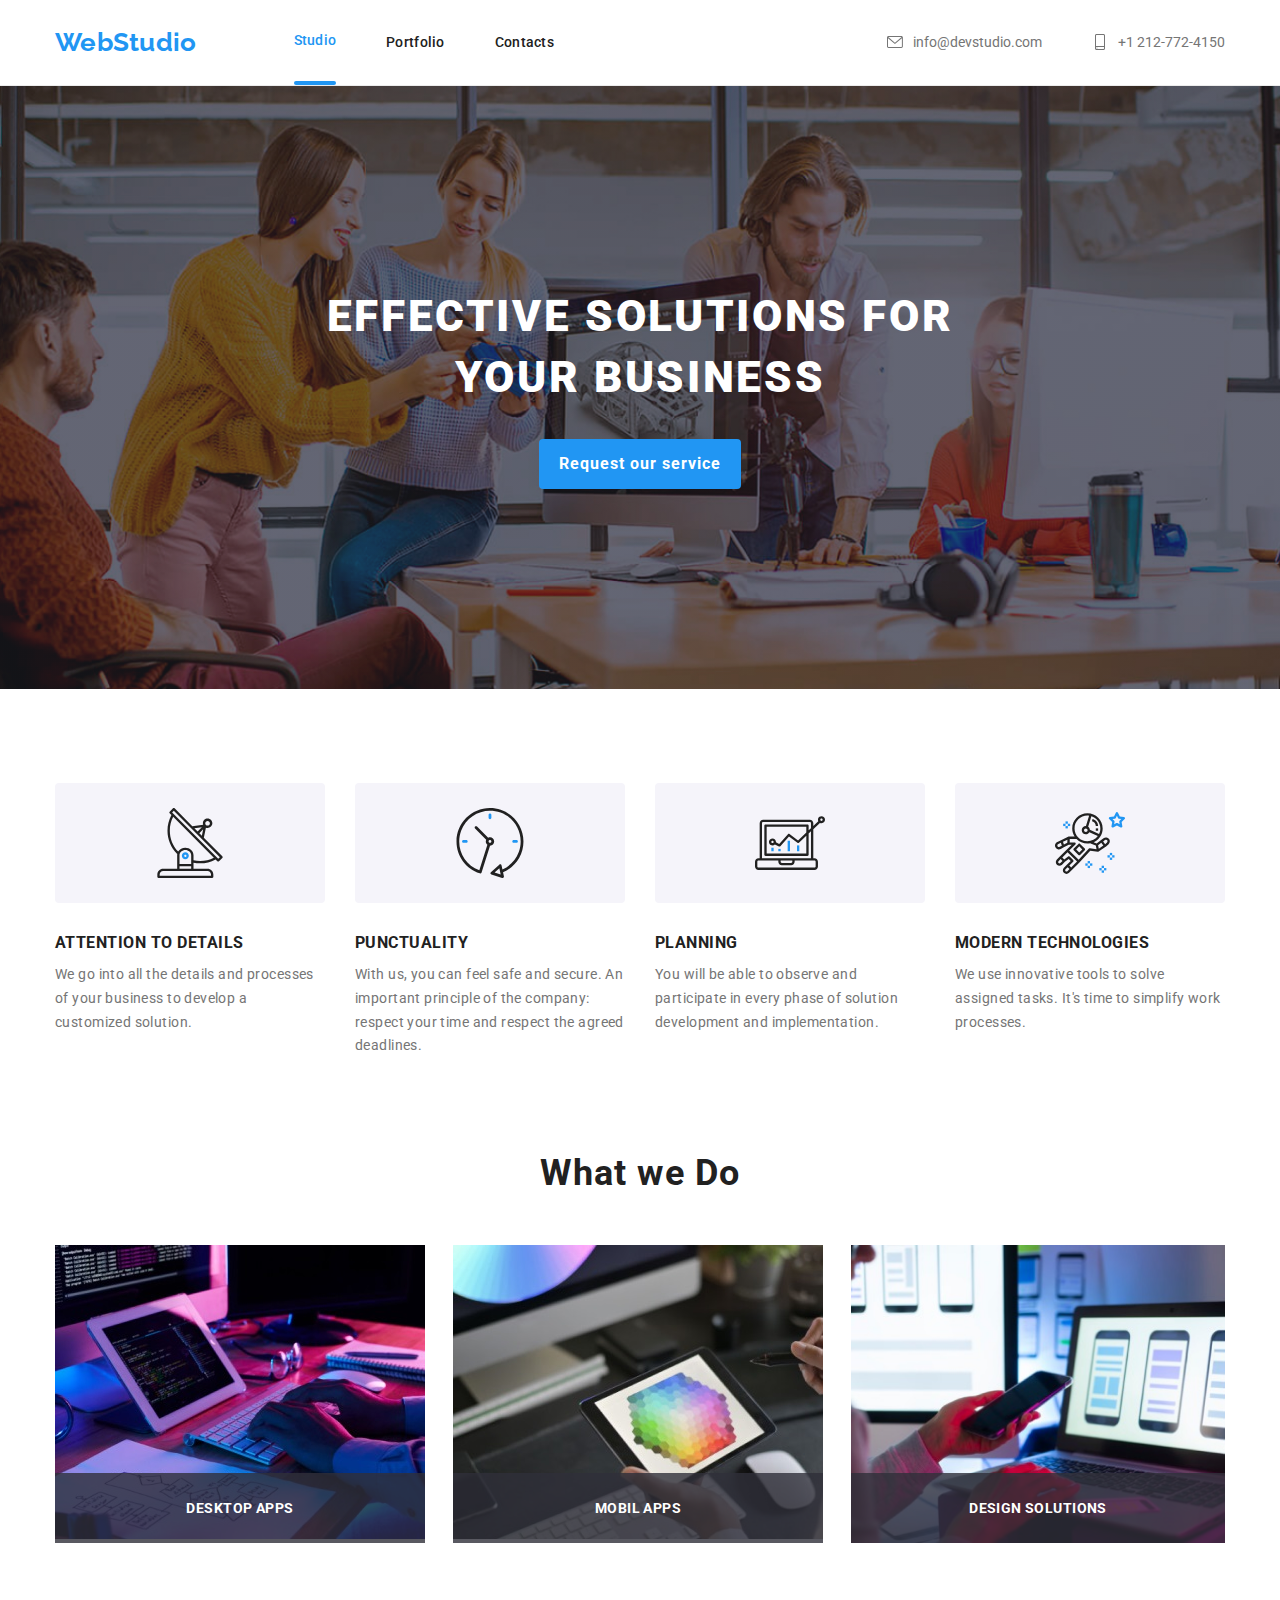
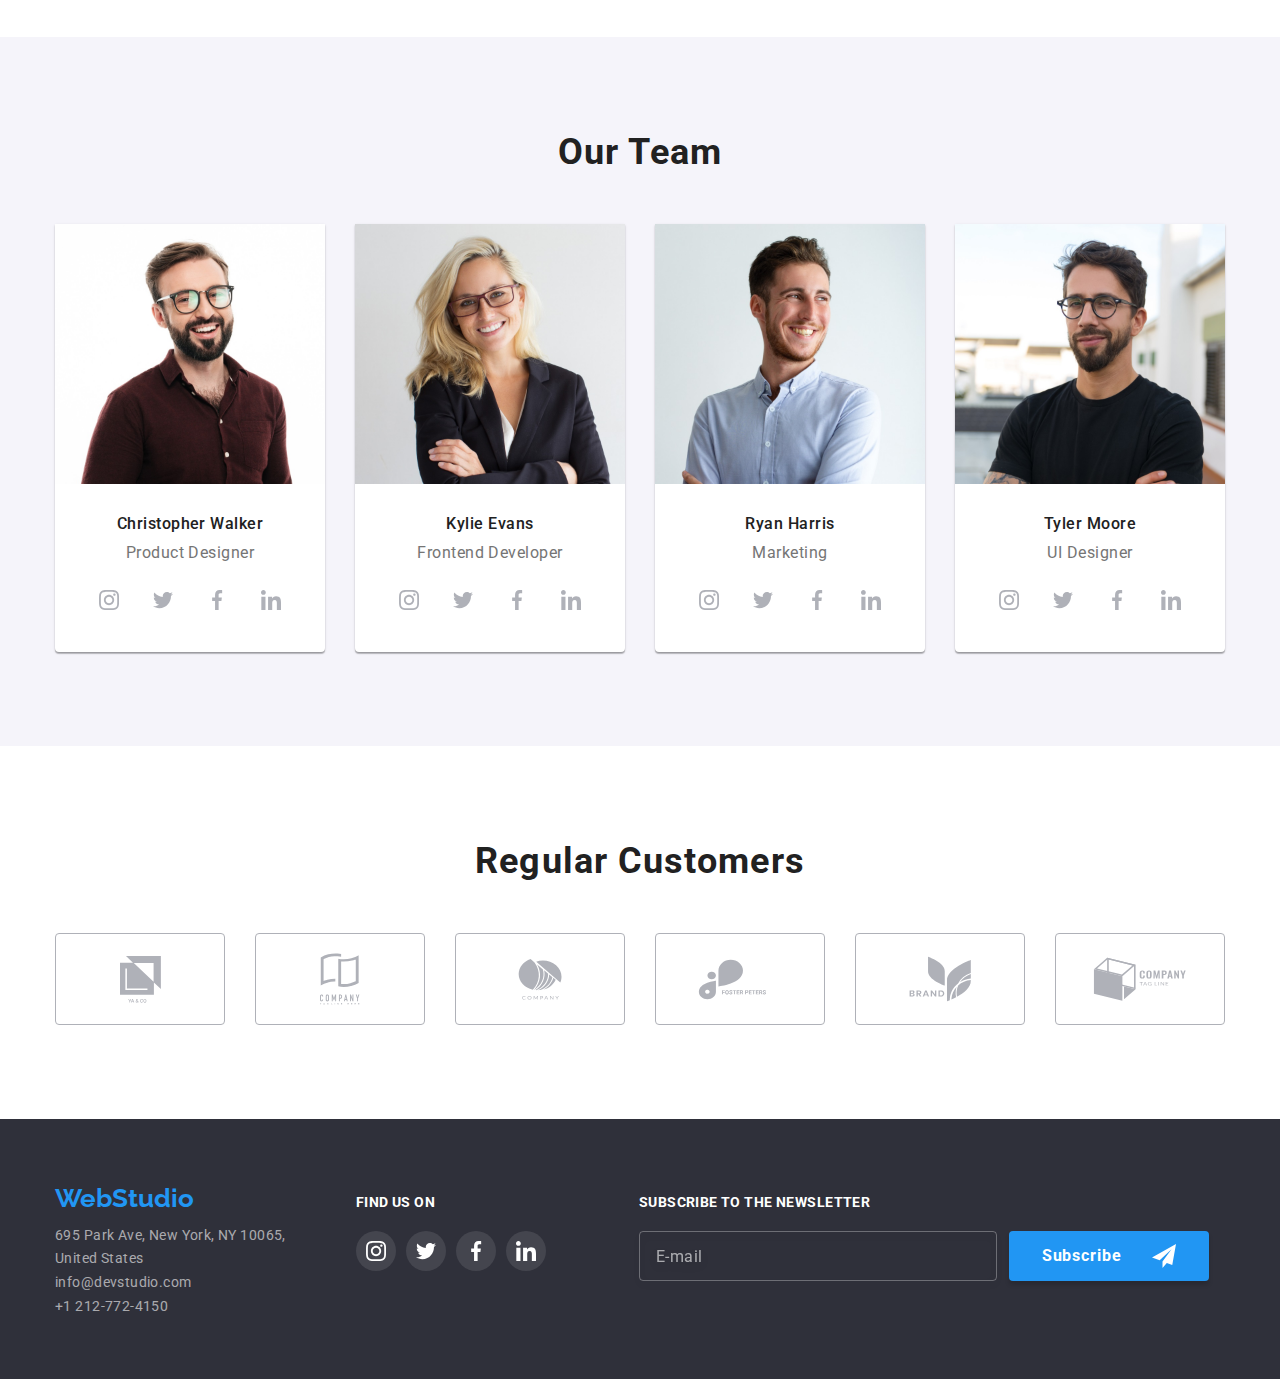
<file: index.html>
<!DOCTYPE html>
<html lang="en">

<head>
  <meta charset="UTF-8" />
  <meta http-equiv="X-UA-Compatible" content="IE=edge" />
  <meta name="viewport" content="width=device-width, initial-scale=1.0" />
  <!-- Normalizer -->
  <link rel="stylesheet"
    href="https://cdnjs.cloudflare.com/ajax/libs/modern-normalize/1.0.0/modern-normalize.min.css" />
  <link rel="preconnect" href="https://fonts.googleapis.com" />
  <link rel="preconnect" href="https://fonts.gstatic.com" crossorigin />
  <link href="https://fonts.googleapis.com/css2?family=Raleway:wght@700&family=Roboto:wght@400;500;700;900&display=swap"
    rel="stylesheet" />

  <link rel="stylesheet" href="./css/main.min.css" />

  <title>WebStudio</title>
</head>

<body>
  <!-- Page Header -->
  <header class="header">
    <div class="container nav-container">
      <nav class="navbar">
        <a class="logo" href="index.html">WebStudio</a>
        <ul class="nav">
          <li class="nav-item">
            <a class="nav-link nav-active-link" href="index.html">Studio</a>
          </li>
          <li class="nav-item">
            <a class="nav-link" href="portfolio.html">Portfolio</a>
          </li>
          <li class="nav-item">
            <a class="nav-link" href="contacts.html">Contacts</a>
          </li>
        </ul>
      </nav>
      <ul class="nav-contacts">
        <li class="nav-contacts-item">
          <a class="nav-contacts-link" href="mailto:info@devstudio.com">
            <svg class="nav-contacts-icon" width="16" height="12">
              <use href="./images/icons.svg#icon-envelope"></use>
            </svg>
            info@devstudio.com</a>
        </li>
        <li class="nav-contacts-item">
          <a class="nav-contacts-link" href="tel:+12127724150"><svg class="nav-contacts-icon" width="16" height="16">
              <use href="./images/icons.svg#icon-phone"></use>
            </svg>+1 212-772-4150</a>
        </li>
      </ul>
    </div>
  </header>

  <!-- Page main -->
  <main>
    <section class="hero overlay">
      <div class="container hero-container">
        <h1 class="hero-heading">
          EFFECTIVE SOLUTIONS FOR <br />
          YOUR BUSINESS
        </h1>
        <button class="hero-button" type="button" data-modal-open>Request our service</button>
      </div>
    </section>

    <!-- Section-->
    <section class="section">
      <div class="container about-container">
        <h2 class="section-heading visually-hidden">How We Work</h2>
        <ul class="about">
          <li class="about-item">
            <div class="about-icon-box">
              <svg class="about-icon" width="70" height="70">
                <use href="./images/icons.svg#icon-antenna"></use>
              </svg>
            </div>
            <h3 class="about-heading">ATTENTION TO DETAILS</h3>
            <p class="about-details">
              We go into all the details and processes of your business to
              develop a customized solution.
            </p>
          </li>
          <li class="about-item">
            <div class="about-icon-box">
              <svg class="about-icon" width="70" height="70">
                <use href="./images/icons.svg#icon-clock"></use>
              </svg>
            </div>
            <h3 class="about-heading">PUNCTUALITY</h3>
            <p class="about-details">
              With us, you can feel safe and secure. An important principle of
              the company: respect your time and respect the agreed deadlines.
            </p>
          </li>
          <li class="about-item">
            <div class="about-icon-box">
              <svg class="about-icon" width="70" height="70">
                <use href="./images/icons.svg#icon-diagram"></use>
              </svg>
            </div>
            <h3 class="about-heading">PLANNING</h3>
            <p class="about-details">
              You will be able to observe and participate in every phase of
              solution development and implementation.
            </p>
          </li>
          <li class="about-item">
            <div class="about-icon-box">
              <svg class="about-icon" width="70" height="70">
                <use href="./images/icons.svg#icon-astronaut"></use>
              </svg>
            </div>
            <h3 class="about-heading">MODERN TECHNOLOGIES</h3>
            <p class="about-details">
              We use innovative tools to solve assigned tasks. It's time to
              simplify work processes.
            </p>
          </li>
        </ul>
      </div>
    </section>

    <!-- Section About What we do-->
    <section class="section wedo-section">
      <div class="container wedo-container">
        <h2 class="section-heading">What we Do</h2>
        <ul class="wedo">
          <li class="wedo-item">
            <img src="images/wedoimg1.jpg" alt="dizayn" width="370" height="294" />
            <p class="wedo-overlay">Desktop Apps</p>
          </li>
          <li class="wedo-item">
            <img src="images/wedoimg2.jpg" alt="mobile" width="370" height="294" />
            <p class="wedo-overlay">Mobil Apps</p>
          </li>
          <li class="wedo-item">
            <img src="images/wedoimg3.jpg" alt="color" width="374" height="294" />
            <p class="wedo-overlay">Design Solutions</p>
          </li>
        </ul>
      </div>
    </section>

    <!-- Section Our Team-->
    <section class="section section-team">
      <div class="container">
        <h2 class="section-heading">Our Team</h2>
        <ul class="team">
          <li class="team-members">
            <img src="images/teamimg4.jpg" alt="Christopher Walker" width="270" height="260" />
            <h3 class="team-members-name">Christopher Walker</h3>

            <p class="team-members-job">Product Designer</p>

            <ul class="socialmedia">
              <li class="socialmedia-item">
                <a class="socialmedia-link" href="#">
                  <svg class="socialmedia-icon" width="20" height="20">
                    <use href="./images/icons.svg#icon-instagram"></use>
                  </svg></a>
              </li>
              <li class="socialmedia-item">
                <a class="socialmedia-link" href="#">
                  <svg class="socialmedia-icon" width="20" height="20">
                    <use href="./images/icons.svg#icon-twitter"></use>
                  </svg></a>
              </li>
              <li class="socialmedia-item">
                <a class="socialmedia-link" href="#">
                  <svg class="socialmedia-icon" width="20" height="20">
                    <use href="./images/icons.svg#icon-facebook"></use>
                  </svg></a>
              </li>
              <li class="socialmedia-item">
                <a class="socialmedia-link" href="#">
                  <svg class="socialmedia-icon" width="20" height="20">
                    <use href="./images/icons.svg#icon-linkedin"></use>
                  </svg></a>
              </li>
            </ul>
          </li>
          <li class="team-members">
            <img src="images/teamimg5.jpg" alt="Kylie Evans" width="270" height="260" />
            <h3 class="team-members-name">Kylie Evans</h3>

            <p class="team-members-job">Frontend Developer</p>
            <ul class="socialmedia">
              <li class="socialmedia-item">
                <a class="socialmedia-link" href="#">
                  <svg class="socialmedia-icon" width="20" height="20">
                    <use href="./images/icons.svg#icon-instagram"></use>
                  </svg></a>
              </li>
              <li class="socialmedia-item">
                <a class="socialmedia-link" href="#">
                  <svg class="socialmedia-icon" width="20" height="20">
                    <use href="./images/icons.svg#icon-twitter"></use>
                  </svg></a>
              </li>
              <li class="socialmedia-item">
                <a class="socialmedia-link" href="#">
                  <svg class="socialmedia-icon" width="20" height="20">
                    <use href="./images/icons.svg#icon-facebook"></use>
                  </svg></a>
              </li>
              <li class="socialmedia-item">
                <a class="socialmedia-link" href="#">
                  <svg class="socialmedia-icon" width="20" height="20">
                    <use href="./images/icons.svg#icon-linkedin"></use>
                  </svg></a>
              </li>
            </ul>
          </li>
          <li class="team-members">
            <img src="images/teamimg6.jpg" alt="Ryan Harris" width="270" height="260" />
            <h3 class="team-members-name">Ryan Harris</h3>

            <p class="team-members-job">Marketing</p>
            <ul class="socialmedia">
              <li class="socialmedia-item">
                <a class="socialmedia-link" href="#">
                  <svg class="socialmedia-icon" width="20" height="20">
                    <use href="./images/icons.svg#icon-instagram"></use>
                  </svg></a>
              </li>
              <li class="socialmedia-item">
                <a class="socialmedia-link" href="#">
                  <svg class="socialmedia-icon" width="20" height="20">
                    <use href="./images/icons.svg#icon-twitter"></use>
                  </svg></a>
              </li>
              <li class="socialmedia-item">
                <a class="socialmedia-link" href="#">
                  <svg class="socialmedia-icon" width="20" height="20">
                    <use href="./images/icons.svg#icon-facebook"></use>
                  </svg></a>
              </li>
              <li class="socialmedia-item">
                <a class="socialmedia-link" href="#">
                  <svg class="socialmedia-icon" width="20" height="20">
                    <use href="./images/icons.svg#icon-linkedin"></use>
                  </svg></a>
              </li>
            </ul>
          </li>
          <li class="team-members">
            <img src="images/teamimg7.jpg" alt="Tyler Moore" width="270" height="260" />
            <h3 class="team-members-name">Tyler Moore</h3>
            <p class="team-members-job">UI Designer</p>
            <ul class="socialmedia">
              <li class="socialmedia-item">
                <a class="socialmedia-link" href="#">
                  <svg class="socialmedia-icon" width="20" height="20">
                    <use href="./images/icons.svg#icon-instagram"></use>
                  </svg></a>
              </li>
              <li class="socialmedia-item">
                <a class="socialmedia-link" href="#">
                  <svg class="socialmedia-icon" width="20" height="20">
                    <use href="./images/icons.svg#icon-twitter"></use>
                  </svg></a>
              </li>
              <li class="socialmedia-item">
                <a class="socialmedia-link" href="#">
                  <svg class="socialmedia-icon" width="20" height="20">
                    <use href="./images/icons.svg#icon-facebook"></use>
                  </svg></a>
              </li>
              <li class="socialmedia-item">
                <a class="socialmedia-link" href="#">
                  <svg class="socialmedia-icon" width="20" height="20">
                    <use href="./images/icons.svg#icon-linkedin"></use>
                  </svg></a>
              </li>
            </ul>
          </li>
        </ul>
      </div>
    </section>

    <section class="section">
      <div class="container">
        <h2 class="section-heading">Regular Customers</h2>
        <ul class="clients">
          <li class="clients-item">
            <a href="#" class="clients-link">
              <svg class="clients-icon" width="41" height="47">
                <use href="./images/icons.svg#icon-clientone"></use>
              </svg>
            </a>
          </li>
          <li class="clients-item">
            <a href="#" class="clients-link">
              <svg class="clients-icon" width="40" height="52">
                <use href="./images/icons.svg#icon-clienttwo"></use>
              </svg>
            </a>
          </li>
          <li class="clients-item">
            <a href="#" class="clients-link">
              <svg class="clients-icon" width="44" height="42">
                <use href="./images/icons.svg#icon-clientthree"></use>
              </svg>
            </a>
          </li>
          <li class="clients-item">
            <a href="#" class="clients-link">
              <svg class="clients-icon" width="85" height="41">
                <use href="./images/icons.svg#icon-clientfour"></use>
              </svg>
            </a>
          </li>
          <li class="clients-item">
            <a href="#" class="clients-link">
              <svg class="clients-icon" width="63" height="46">
                <use href="./images/icons.svg#icon-clientfive"></use>
              </svg>
            </a>
          </li>
          <li class="clients-item">
            <a href="#" class="clients-link">
              <svg class="clients-icon" width="94" height="44">
                <use href="./images/icons.svg#icon-clientsix"></use>
              </svg>
            </a>
          </li>
        </ul>
      </div>
    </section>
  </main>

  <!--  footer -->
  <footer class="footer">
    <div class="container footer-container">
      <div class="footer-address">
        <a class="logo" href="index.html">WebStudio</a>
        <address class="address">
          <ul>
            <li>
              <a class="address-link" href="https://goo.gl/maps/mzbfJVqAoeXjw31o6" target="_blank">695 Park Ave, New
                York, NY 10065,<br />
                United States</a>
            </li>

            <li>
              <a class="address-link" href="mailto:info@devstudio.com">info@devstudio.com</a>
            </li>
            <li>
              <a class="address-link" href="tel:+12127724150">+1 212-772-4150</a>
            </li>
          </ul>
      </div>
      <div class="footer-icon">
        <h3 class="footer-header">Find Us On</h3>
        <ul class="footer-icon-list">
          <li class="footer-icon-item">
            <a class="footer-icon-link" href="#">
              <svg class="footer-socials-icon" width="20" height="20">
                <use href="./images/icons.svg#icon-instagram"></use>
              </svg>
            </a>
          </li>
          <li class="footer-icon-item">
            <a class=" footer-icon-link" href="#">
              <svg class="footer-socials-icon" width="20" height="20">
                <use href="./images/icons.svg#icon-twitter"></use>
              </svg>
            </a>
          </li>
          <li class="footer-icon-item">
            <a class=" footer-icon-link" href="#">
              <svg class="footer-socials-icon" width="20" height="20">
                <use href="./images/icons.svg#icon-facebook"></use>
              </svg>
            </a>
          </li>
          <li class="footer-icon-item">
            <a class=" footer-icon-link" href="#">
              <svg class="footer-socials-icon" width="20" height="20">
                <use href="./images/icons.svg#icon-linkedin"></use>
              </svg>
            </a>
          </li>
        </ul>
      </div>

      <div class="footer-subscribe">
        <h3 class="footer-header">Subscribe to the Newsletter</h3>
        <form action="#" name="subscribe-form" class="subscribe-form" autocomplete="off">
          <label for="email">
            <input class="subscription-input" type="email" name="email" placeholder="E-mail" id="email" required />
          </label>
          <button type="submit" name="subscribe" class="subscribe-button">Subscribe
            <svg class="subscription-icon" width="24" height="24">
              <use href="./images/icons.svg#icon-subscribe"></use>
            </svg>
          </button>
        </form>
      </div>
      </address>
    </div>
  </footer>

  <div class="backdrop is-hidden" data-modal>
    <div class="modal">
      <button class="btn-close" type="button" data-modal-close>
        <svg class="btn-close-icon" width="11" height="11">
          <use href="./images/icons.svg#icon-cross"></use>
        </svg>
      </button>
      <h2 class="form-title">Leave your information and we'll call you back</h2>

      <form action="" name="information-form" class="information-form" autocomplete="off">
        <label class="label-input"  for="name">
          <span class="label-form-text">Name</span>
          <input id="name" type="text" name="name" class="form-input" required>
          <svg class="form-icon" width="18" height="18">
            <use href="./images/icons.svg#icon-person"></use>
          </svg>
        </label>

        <label class="label-input"  for="telephone">
          <span class="label-form-text">Telephone</span>
          <input type="tel" name="telephone" class="form-input" id="telephone">
          <svg class="form-icon" width="18" height="18">
            <use href="./images/icons.svg#icon-mobilphone"></use>
          </svg>
        </label>

       <label class="label-input"  for="email">
          <span class="label-form-text">E-mail</span>
          <input type="email" name="email" class="form-input" id="email" required>
          <svg class="form-icon" width="18" height="18">
            <use href="./images/icons.svg#icon-email"></use>
          </svg>
        </label>

        <label class="label-textarea" for="comments">
          <span class="label-form-text">Comments</span>
          <textarea class="form-textarea" name="comments" rows="7" placeholder="Enter The Text" id="comments"></textarea>
        </label>

        <label class="label-agreement" for="check-agreement">
          <input type="checkbox" name="check-agreement" value="check-agreement" class="check-agreement"
            id="check-agreement" />
          <svg class="icon-check" width="16" height="15">
            <use href="./images/icons.svg#icon-check"></use>
          </svg>
          <span class="label-check-text">I agree with the newsletter and accept 
            <a href="#" class="terms">the Terms and Conditions </a></span>
        </label>
        <button class="form-button" type="submit">Send</button>
      </form>
    </div>
  </div>
  <script src="./js/modal.js"></script>
</body>

</html>
</file>
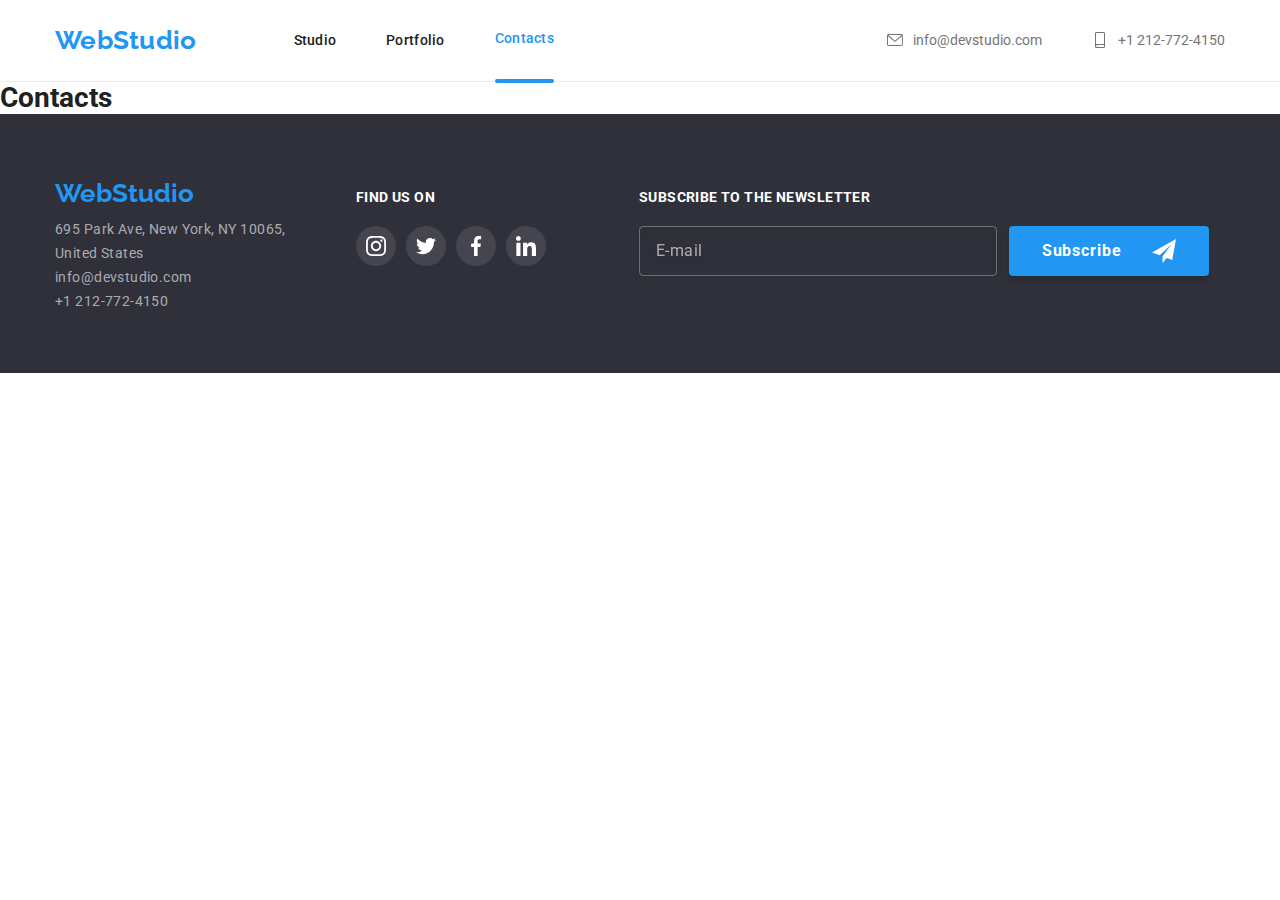
<file: contacts.html>
<!DOCTYPE html>
<html lang="en">
  <head>
    <meta charset="UTF-8" />
    <meta http-equiv="X-UA-Compatible" content="IE=edge" />
    <meta name="viewport" content="width=device-width, initial-scale=1.0" />
    <!-- Normalizer -->
    <link
      rel="stylesheet"
      href="https://cdnjs.cloudflare.com/ajax/libs/modern-normalize/1.0.0/modern-normalize.min.css"
    />
    <link rel="preconnect" href="https://fonts.googleapis.com" />
    <link rel="preconnect" href="https://fonts.gstatic.com" crossorigin />
    <link
      href="https://fonts.googleapis.com/css2?family=Raleway:wght@700&family=Roboto:wght@400;500;700;900&display=swap"
      rel="stylesheet"
    />

   <link rel="stylesheet" href="./css/main.min.css" />
    <title>WebStudio</title>
  </head>
  <body>
  <!-- Page Header -->
  <header class="header">
    <div class="container nav-container">
      <nav class="navbar">
        <a class="logo" href="index.html">WebStudio</a>
        <ul class="nav">
          <li class="nav-item">
            <a class="nav-link" href="index.html">Studio</a>
          </li>
          <li class="nav-item">
            <a class="nav-link" href="portfolio.html">Portfolio</a>
          </li>
          <li class="nav-item">
            <a class="nav-link nav-active-link" href="contacts.html">Contacts</a>
          </li>
        </ul>
      </nav>
      <ul class="nav-contacts">
        <li class="nav-contacts-item">
          <a class="nav-contacts-link" href="mailto:info@devstudio.com">
            <svg class="nav-contacts-icon" width="16" height="12">
              <use href="./images/icons.svg#icon-envelope"></use>
            </svg>
            info@devstudio.com</a>
        </li>
        <li class="nav-contacts-item">
          <a class="nav-contacts-link" href="tel:+12127724150"><svg class="nav-contacts-icon" width="16" height="16">
              <use href="./images/icons.svg#icon-phone"></use>
            </svg>+1 212-772-4150</a>
        </li>
      </ul>
    </div>
  </header>

    <main>
      <h1>Contacts</h1>
    </main>
   <footer class="footer">
      <div class="container footer-container">
        <div class="footer-address">
        <a class="logo" href="index.html">WebStudio</a>
        <address class="address">
          <ul>
            <li>
              <a
                class="address-link"
                href="https://goo.gl/maps/mzbfJVqAoeXjw31o6"
                target="_blank"
                >695 Park Ave, New York, NY 10065,<br />
                United States</a
              >
            </li>

            <li>
              <a class="address-link" href="mailto:info@devstudio.com"
                >info@devstudio.com</a
              >
            </li>
            <li>
              <a class="address-link" href="tel:+12127724150"
                >+1 212-772-4150</a
              >
            </li>
          </ul>
</div>
          <div class="footer-icon">
            <h3 class="footer-header">Find Us On</h3>
            <ul class="footer-icon-list">
              <li class="footer-icon-item">
                <a class="footer-icon-link" href="#">
                  <svg class="footer-socials-icon" width="20" height="20">
                    <use href="./images/icons.svg#icon-instagram"></use>
                  </svg>
                </a>
              </li>
              <li class="footer-icon-item">
                <a class=" footer-icon-link" href="#">
                  <svg class="footer-socials-icon" width="20" height="20">
                    <use href="./images/icons.svg#icon-twitter"></use>
                  </svg>
                </a>
              </li>
              <li class="footer-icon-item">
                <a class=" footer-icon-link" href="#">
                  <svg class="footer-socials-icon" width="20" height="20">
                    <use href="./images/icons.svg#icon-facebook"></use>
                  </svg>
                </a>
              </li>
              <li class="footer-icon-item">
                <a class=" footer-icon-link" href="#">
                  <svg class="footer-socials-icon" width="20" height="20">
                    <use href="./images/icons.svg#icon-linkedin"></use>
                  </svg>
                </a>
              </li>
            </ul>
          </div>

          <div class="footer-subscribe">
             <h3 class="footer-header">Subscribe to the Newsletter</h3>
             <form action="#" name="subscribe-form" class="subscribe-form"  autocomplete="off">
              <label>
                <input class="subscription-input" type="email" name="email"  placeholder="E-mail" required/>  
                </label>

                <button type="submit" name="subscribe" class="subscribe-button">Subscribe 
                   <svg class="subscription-icon" width="24" height="24">
                  <use href="./images/icons.svg#icon-subscribe"></use>
                </svg>
                </button>
                 

             </form>
          </div>
        </address>
      </div>
    </footer>
  </body>
</html>
</file>
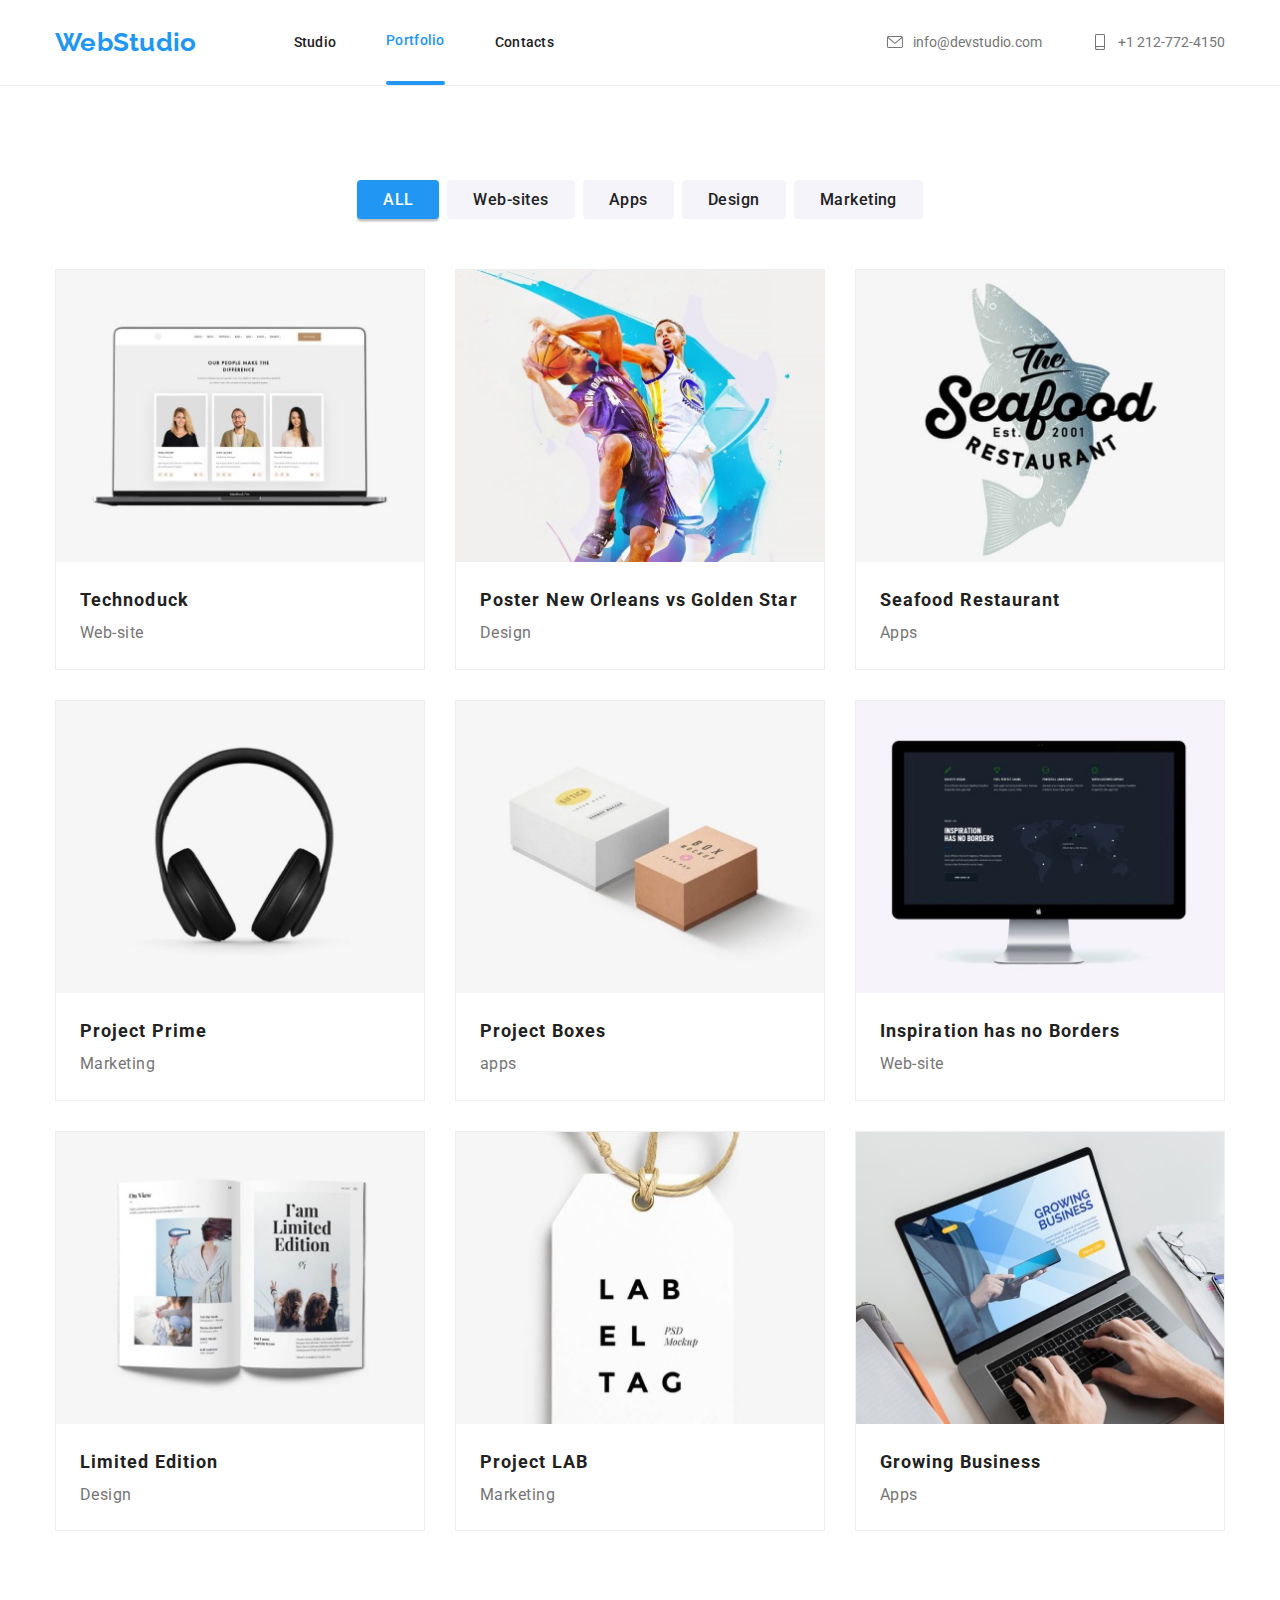
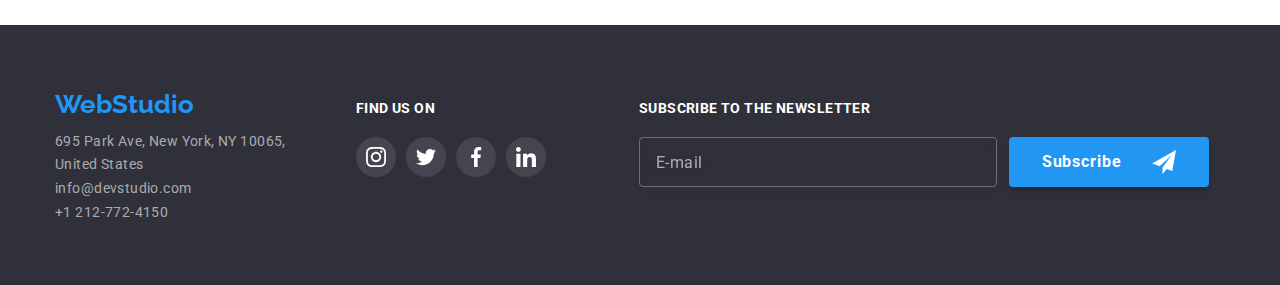
<file: portfolio.html>
<!DOCTYPE html>
<html lang="en">
  <head>
    <meta charset="UTF-8" />
    <meta http-equiv="X-UA-Compatible" content="IE=edge" />
    <meta name="viewport" content="width=device-width, initial-scale=1.0" />
    <!-- Normalizer -->
    <link
      rel="stylesheet"
      href="https://cdnjs.cloudflare.com/ajax/libs/modern-normalize/1.0.0/modern-normalize.min.css"
    />
    <link rel="preconnect" href="https://fonts.googleapis.com" />
    <link rel="preconnect" href="https://fonts.gstatic.com" crossorigin />
    <link
      href="https://fonts.googleapis.com/css2?family=Raleway:wght@700&family=Roboto:wght@400;500;700;900&display=swap"
      rel="stylesheet"
    />

   <link rel="stylesheet" href="./css/main.min.css" />
    <title>WebStudio</title>
  </head>
  <body>
     <!-- Page Header -->
  <header class="header">
    <div class="container nav-container">
      <nav class="navbar">
        <a class="logo" href="index.html">WebStudio</a>
        <ul class="nav">
          <li class="nav-item">
            <a class="nav-link " href="index.html">Studio</a>
          </li>
          <li class="nav-item">
            <a class="nav-link nav-active-link" href="portfolio.html">Portfolio</a>
          </li>
          <li class="nav-item">
            <a class="nav-link" href="contacts.html">Contacts</a>
          </li>
        </ul>
      </nav>
      <ul class="nav-contacts">
        <li class="nav-contacts-item">
          <a class="nav-contacts-link" href="mailto:info@devstudio.com">
            <svg class="nav-contacts-icon" width="16" height="12">
              <use href="./images/icons.svg#icon-envelope"></use>
            </svg>
            info@devstudio.com</a>
        </li>
        <li class="nav-contacts-item">
          <a class="nav-contacts-link" href="tel:+12127724150"><svg class="nav-contacts-icon" width="16" height="16">
              <use href="./images/icons.svg#icon-phone"></use>
            </svg>+1 212-772-4150</a>
        </li>
      </ul>
    </div>
  </header>
    <main>
      <section class="section">
        <div class="container">
           <ul class="filter">
            <li class="filter-item">
              <button class="filter-btn filter-btn-active" type="button">
                ALL
              </button>
            </li>
            <li class="filter-item">
              <button class="filter-btn" type="button">Web-sites</button>
            </li>
            <li class="filter-item">
              <button class="filter-btn" type="button">Apps</button>
            </li>
            <li class="filter-item">
              <button class="filter-btn" type="button">Design</button>
            </li>
            <li class="filter-item">
              <button class="filter-btn" type="button">Marketing</button>
            </li>
          </ul>
          <ul class="project">
            <li class="project-item">
              <a href="#" class="project-link">
                <div class="project-overlay">
              <img
                src="images/technoduckimg.jpg"
                alt="technoduck"
                width="370"
                height="294"
              />
               <p class="project-overlay-text">Technoduck is a state-of-the-art coronavirus distribution platform. Companies use this platform for digital espionage
                        and attacks on competitors' secure servers.</p>
                        </div>
              <div class="project-info">
                <h3 class="project-info-name">Technoduck</h3>

                <p class="project-info-type">Web-site</p>
              </div>
              </a>
            </li>
            <li class="project-item">
              <a href="#" class="project-link">
                <div class="project-overlay">
              <img
                src="images/posterimg.jpg"
                alt="Design"
                width="370"
                height="294"
              />
               <p class="project-overlay-text">Technoduck is a state-of-the-art coronavirus distribution platform. Companies use this platform for digital espionage
                        and attacks on competitors' secure servers.</p>
                        </div>
              <div class="project-info">
                <h3 class="project-info-name">Poster New Orleans vs Golden Star</h3>

                <p class="project-info-type">Design</p>
              </div>
              </a>
            </li>
            <li class="project-item">
              <a href="#" class="project-link">
                <div class="project-overlay">
              <img
                src="images/seafoodimg.jpg"
                alt="apps"
                width="370"
                height="294"
              />
               <p class="project-overlay-text">Technoduck is a state-of-the-art coronavirus distribution platform. Companies use this platform for digital espionage
                        and attacks on competitors' secure servers.</p>
                        </div>
              <div class="project-info">
                <h3 class="project-info-name">Seafood Restaurant</h3>

                <p class="project-info-type">Apps</p>
              </div>
              </a>
            </li>
            <li class="project-item">
              <a href="#" class="project-link">
                <div class="project-overlay">
              <img
                src="images/headphoneimg.jpg"
                alt="marketing"
                width="370"
                height="294"
              />
               <p class="project-overlay-text">Technoduck is a state-of-the-art coronavirus distribution platform. Companies use this platform for digital espionage
                        and attacks on competitors' secure servers.</p>
                        </div>
              <div class="project-info">
                <h3 class="project-info-name">Project Prime</h3>

                <p class="project-info-type">Marketing</p>
              </div>
              </a>
            </li>
            <li class="project-item">
              <a href="#" class="project-link">
                 <div class="project-overlay">
              <img
                src="images/boximg.jpg"
                alt="project boxes"
                width="370"
                height="294"
              />
               <p class="project-overlay-text">Technoduck is a state-of-the-art coronavirus distribution platform. Companies use this platform for digital espionage
                        and attacks on competitors' secure servers.</p>
                        </div>
              <div class="project-info">
                <h3 class="project-info-name">Project Boxes</h3>

                <p class="project-info-type">apps</p>
              </div>
              </a>
            </li>
            <li class="project-item">
              <a href="#" class="project-link">
                 <div class="project-overlay">
              <img
                src="images/screenimg.jpg"
                alt="no borders"
                width="370"
                height="294"
              />
               <p class="project-overlay-text">Technoduck is a state-of-the-art coronavirus distribution platform. Companies use this platform for digital espionage
                        and attacks on competitors' secure servers.</p>
                        </div>
              <div class="project-info">
                <h3 class="project-info-name">Inspiration has no Borders</h3>

                <p class="project-info-type">Web-site</p>
              </div>
              </a>
            </li>
            <li class="project-item">
              <a href="#" class="project-link">
                 <div class="project-overlay">
              <img
                src="images/bookimg.jpg"
                alt="technoduck"
                width="370"
                height="294"
              />
               <p class="project-overlay-text">Technoduck is a state-of-the-art coronavirus distribution platform. Companies use this platform for digital espionage
                        and attacks on competitors' secure servers.</p>
                        </div>
              <div class="project-info">
                <h3 class="project-info-name">Limited Edition</h3>

                <p class="project-info-type">Design</p>
              </div>
              </a>
            </li>
            <li class="project-item">
              <a href="#" class="project-link">
                 <div class="project-overlay">
              <img
                src="images/tagimg.jpg"
                alt="Project LAB"
                width="370"
                height="294"
              />
               <p class="project-overlay-text">Technoduck is a state-of-the-art coronavirus distribution platform. Companies use this platform for digital espionage
                        and attacks on competitors' secure servers.</p>
                        </div>
              <div class="project-info">
                <h3 class="project-info-name">Project LAB</h3>

                <p class="project-info-type">Marketing</p>
              </div>
              </a>
            </li>
            <li class="project-item">
              <a href="#" class="project-link">
                <div class="project-overlay">
              <img
                src="images/notebookimg.jpg"
                alt="Growing Business"
                width="370"
                height="294"
              />
               <p class="project-overlay-text">Technoduck is a state-of-the-art coronavirus distribution platform. Companies use this platform for digital espionage
                        and attacks on competitors' secure servers.</p>
                        </div>
              <div class="project-info">
                <h3 class="project-info-name">Growing Business</h3>

                <p class="project-info-type">Apps</p>
              </div>
              </a>
            </li>
          </ul>
        </div>
      </section>
    </main>

    <!--  footer -->
   <footer class="footer">
      <div class="container footer-container">
        <div class="footer-address">
        <a class="logo" href="index.html">WebStudio</a>
        <address class="address">
          <ul>
            <li>
              <a
                class="address-link"
                href="https://goo.gl/maps/mzbfJVqAoeXjw31o6"
                target="_blank"
                >695 Park Ave, New York, NY 10065,<br />
                United States</a
              >
            </li>

            <li>
              <a class="address-link" href="mailto:info@devstudio.com"
                >info@devstudio.com</a
              >
            </li>
            <li>
              <a class="address-link" href="tel:+12127724150"
                >+1 212-772-4150</a
              >
            </li>
          </ul>
</div>
          <div class="footer-icon">
            <h3 class="footer-header">Find Us On</h3>
            <ul class="footer-icon-list">
              <li class="footer-icon-item">
                <a class="footer-icon-link" href="#">
                  <svg class="footer-socials-icon" width="20" height="20">
                    <use href="./images/icons.svg#icon-instagram"></use>
                  </svg>
                </a>
              </li>
              <li class="footer-icon-item">
                <a class=" footer-icon-link" href="#">
                  <svg class="footer-socials-icon" width="20" height="20">
                    <use href="./images/icons.svg#icon-twitter"></use>
                  </svg>
                </a>
              </li>
              <li class="footer-icon-item">
                <a class=" footer-icon-link" href="#">
                  <svg class="footer-socials-icon" width="20" height="20">
                    <use href="./images/icons.svg#icon-facebook"></use>
                  </svg>
                </a>
              </li>
              <li class="footer-icon-item">
                <a class=" footer-icon-link" href="#">
                  <svg class="footer-socials-icon" width="20" height="20">
                    <use href="./images/icons.svg#icon-linkedin"></use>
                  </svg>
                </a>
              </li>
            </ul>
          </div>

          <div class="footer-subscribe">
             <h3 class="footer-header">Subscribe to the Newsletter</h3>
             <form action="#" name="subscribe-form" class="subscribe-form"  autocomplete="off">
              <label>
                <input class="subscription-input" type="email" name="email"  placeholder="E-mail" required/>  
                </label>

                <button type="submit" name="subscribe" class="subscribe-button">Subscribe 
                   <svg class="subscription-icon" width="24" height="24">
                  <use href="./images/icons.svg#icon-subscribe"></use>
                </svg>
                </button>
                 

             </form>
          </div>
        </address>
      </div>
    </footer>
  </body>
</html>
</file>
<file: css/main.min.css>
body{font-family:Roboto,sans-serif;color:#212121;font-style:normal;font-size:14px}html{box-sizing:border-box}h1,h2,h3,h4,h5,h6,ul,p,a{margin:0;padding:0;list-style-type:none;text-decoration:none}img{display:block;max-width:100%;height:auto}*,*::before,*::after{box-sizing:border-box}.container{width:1200px;margin:0 auto;padding:0 15px}.section{padding:94px 0}.section-heading{font-weight:700;font-size:36px;text-align:center;letter-spacing:.03em;line-height:1.2;margin-bottom:50px}.is-hidden{visibility:hidden;opacity:0;pointer-events:none}.backdrop{display:flex;align-items:center;justify-content:center;position:fixed;top:0;left:0;width:100%;height:100%;background:rgba(0,0,0,.2);transition-property:transform;transition-duration:250ms;transition-timing-function:cubic-bezier(0.4, 0, 0.2, 1)}.modal{position:relative;width:528px;height:581px;background:#fff;box-shadow:0px 1px 3px rgba(0,0,0,.12),0px 1px 1px rgba(0,0,0,.14),0px 2px 1px rgba(0,0,0,.2);border-radius:4px;padding:40px}.btn-close{position:absolute;right:8px;top:8px;height:30px;width:30px;background:#fff;border:1px solid rgba(0,0,0,.1);border-radius:50%;cursor:pointer;transition-property:fill,border;transition-duration:250ms;transition-timing-function:cubic-bezier(0.4, 0, 0.2, 1);display:flex;justify-content:center;align-items:center}.btn-close:hover,.btn-close:focus{border:1px solid #2196f3}.btn-close:hover .btn-close-icon,.btn-close:focus .btn-close-icon{fill:#2196f3}.btn-close-icon{fill:currentColor}.form-title{font-weight:700;font-size:20px;line-height:1.15;text-align:center;letter-spacing:.03em}.information-form{margin-top:12px;display:flex;flex-direction:column}.label-form-text{font-weight:400;font-size:12px;line-height:1.17;letter-spacing:.01em;color:#757575;margin-bottom:4px}.label-input{display:flex;flex-direction:column;margin-bottom:10px;position:relative}.form-icon{position:absolute;top:50%;left:15px;transition:fill 250ms cubic-bezier(0.4, 0, 0.2, 1)}.label-textarea{display:flex;flex-direction:column}.form-input{width:100%;height:40px;border:1px solid rgba(33,33,33,.2);border-radius:4px;padding:11px 15px 11px 40px;transition-property:fill,border;transition-duration:250ms;transition-timing-function:cubic-bezier(0.4, 0, 0.2, 1)}.form-input:focus-within{border:1px solid #188ce8;outline:none}.form-input:focus+.form-icon{fill:#188ce8}.form-textarea{width:100%;height:120px;border:1px solid rgba(33,33,33,.2);border-radius:4px;resize:none;padding:12px 16px;transition-property:border;transition-duration:250ms;transition-timing-function:cubic-bezier(0.4, 0, 0.2, 1)}.form-textarea:focus-within{border:1px solid #188ce8;outline:none}.form-textarea::-moz-placeholder{font-weight:400;font-size:12px;line-height:1.16;letter-spacing:.01em;color:rgba(117,117,117,.5)}.form-textarea::placeholder{font-weight:400;font-size:12px;line-height:1.16;letter-spacing:.01em;color:rgba(117,117,117,.5)}.label-agreement{display:flex;justify-content:center;align-items:center;margin-top:20px}.label-agreement .icon-check{width:16px;height:16px;margin-right:7px;fill:none;border:2px solid #212121;border-radius:2px;cursor:pointer;transition-property:border-color,fill,background-color;transition-duration:250ms;transition-timing-function:cubic-bezier(0.4, 0, 0.2, 1)}.label-agreement .check-agreement:checked+.icon-check{fill:currentColor;background-color:#2196f3;border-color:#2196f3}.label-check-text{font-weight:400;font-size:14px;line-height:1.71;letter-spacing:.025em;color:#757575}.check-agreement{-webkit-appearance:none;-moz-appearance:none;appearance:none}.form-button{width:200px;height:50px;background:#2196f3;box-shadow:0px 4px 4px rgba(0,0,0,.15);border-radius:4px;border:none;font-weight:700;font-size:16px;line-height:1.88;display:flex;align-items:center;justify-content:center;text-align:center;letter-spacing:.06em;color:#fff;background:#188ce8;cursor:pointer;position:absolute;left:164px;bottom:40px;transition-property:background-color;transition-duration:250ms;transition-timing-function:cubic-bezier(0.4, 0, 0.2, 1)}.form-button:hover,.form-button:focus{background:#2196f3}.terms{text-decoration:underline}.hero-button{background-color:#2196f3;font-family:Roboto,sans-serif;font-size:16px;font-weight:bold;color:#fff;letter-spacing:.06em;line-height:1.9;cursor:pointer;padding:10px 20px;border-radius:4px;border:none;transition-property:background-color;transition-duration:250ms;transition-timing-function:cubic-bezier(0.4, 0, 0.2, 1)}.hero-button:hover{background-color:#188ce8}.subscribe-button{display:flex;align-items:center;justify-content:center;width:200px;height:50px;background:#2196f3;box-shadow:0px 4px 4px rgba(0,0,0,.15);border-radius:4px;border:none;margin-left:12px;cursor:pointer;font-weight:700;font-size:16px;line-height:1.88;text-align:center;letter-spacing:.06em;color:#fff;transition-property:background-color;transition-duration:250ms;transition-timing-function:cubic-bezier(0.4, 0, 0.2, 1)}.subscribe-button:hover,.subscribe-button:focus{background:#188ce8}.filter-btn{font-size:16px;font-weight:500;background-color:#f5f4fa;border:none;color:#212121;line-height:1.7;letter-spacing:.03em;text-align:center;cursor:pointer;font-family:Roboto,sans-serif;border-radius:4px;padding:6px 26px;transition-property:color,box-shadow,background-color,border-radius;transition-duration:250ms;transition-timing-function:cubic-bezier(0.4, 0, 0.2, 1)}.filter-btn:hover,.filter-btn:focus,.filter-btn-active{background-color:#2196f3;color:#fff;box-shadow:0px 3px 1px rgba(0,0,0,.1),0px 1px 2px rgba(0,0,0,.08),0px 2px 2px rgba(0,0,0,.12);border-radius:4px}.nav-link{color:#212121;padding-top:32px;padding-bottom:32px;transition-property:color;transition-duration:250ms;transition-timing-function:cubic-bezier(0.4, 0, 0.2, 1)}.nav-link:hover,.nav-link:focus{color:#2196f3}.nav-active-link{color:#2196f3}.nav-active-link::after{position:relative;content:"";display:block;background-color:#2196f3;border-radius:2px;height:4px;width:100%;top:32px}.nav-contacts-link{color:#757575;display:flex;align-items:center;padding-top:32px;padding-bottom:32px;transition-property:color;transition-duration:250ms;transition-timing-function:cubic-bezier(0.4, 0, 0.2, 1)}.nav-contacts-link:hover,.nav-contacts-link:focus{color:#2196f3}.nav-contacts-link:hover .nav-contacts-icon,.nav-contacts-link:focus .nav-contacts-icon{fill:currentColor}.socialmedia-link{display:flex;align-content:center;justify-content:center;align-items:center;color:#afb1b8;background-color:#fff;width:100%;height:100%;border-radius:50%;border:none;cursor:pointer;transition-property:color,background-color;transition-duration:250ms;transition-timing-function:cubic-bezier(0.4, 0, 0.2, 1)}.socialmedia-link:hover,.socialmedia-link:focus{background-color:#2196f3;color:#fff}.socialmedia-link:hover .socialmedia-icon,.socialmedia-link:focus .socialmedia-icon{fill:currentColor}.clients-link{display:flex;justify-content:center;align-items:center;width:170px;height:92px;border:1px solid #afb1b8;border-radius:4px;color:#afb1b8;transition-property:color,border;transition-duration:250ms;transition-timing-function:cubic-bezier(0.4, 0, 0.2, 1)}.clients-link:hover,.clients-link:focus{border:1px solid #2196f3;color:#2196f3}.clients-link:hover .clients-icon,.clients-link:focus .clients-icon{fill:currentColor}.address-link{color:rgba(255,255,255,.6);transition-property:color;transition-duration:250ms;transition-timing-function:cubic-bezier(0.4, 0, 0.2, 1)}.address-link:hover,.address-link:focus{color:#fff}.footer-icon-link{display:flex;align-items:center;justify-content:center;width:40px;height:40px;border-radius:50%;background-color:rgba(255,255,255,.1);color:#fff;transition-property:color,background-color;transition-duration:250ms;transition-timing-function:cubic-bezier(0.4, 0, 0.2, 1)}.footer-icon-link:hover,.footer-icon-link:focus{background-color:#2196f3;color:#fff}.project-link{display:block;transition-property:box-shadow;transition-duration:250ms;transition-timing-function:cubic-bezier(0.4, 0, 0.2, 1)}.project-link:focus,.project-link:hover{box-shadow:0px 1px 1px rgba(0,0,0,.12),0px 4px 4px rgba(0,0,0,.06),1px 4px 6px rgba(0,0,0,.16)}.logo{font-style:normal;font-size:26px;color:#2196f3;line-height:1.2;font-weight:700;font-family:Raleway,sans-serif}.header{border-bottom:1px solid #ececec}.header .nav-container{display:flex;align-items:center;justify-content:space-between}.header .navbar{font-style:normal;font-size:14px;font-weight:500;font-family:Roboto,sans-serif;letter-spacing:.02em;line-height:1.2;display:flex;align-items:center}.header .nav{display:flex;align-items:center;margin-left:97px}.header .nav-item:not(:last-child){margin-right:50px;padding-top:32px;padding-bottom:32px}.header .nav-contacts{display:flex;align-items:center}.header .nav-contacts-item:not(:last-child){margin-right:50px}.header .nav-contacts-icon{margin-right:10px;fill:currentColor}.header .nav-contacts-icon-nav{margin-right:10px}.hero{background-color:#2f303a;color:#fff}.hero-container{display:flex;flex-direction:column;align-items:center;justify-content:center;padding:200px 0}.hero-heading{font-family:Roboto,sans-serif;line-height:1.4;letter-spacing:.06em;font-size:44px;text-align:center;font-weight:900;margin-bottom:30px}.overlay{background-image:linear-gradient(rgba(47, 48, 58, 0.4), rgba(47, 48, 58, 0.4)),url(../images/hero-ig.jpg);background-position:center;background-repeat:no-repeat;background-size:cover;transition-property:transform;transition-duration:250ms;transition-timing-function:cubic-bezier(0.4, 0, 0.2, 1)}.visually-hidden{position:absolute;width:1px;height:1px;margin:-1px;border:0;padding:0;white-space:nowrap;-webkit-clip-path:inset(100%);clip-path:inset(100%);clip:rect(0 0 0 0);overflow:hidden}.about{display:flex}.about-item{width:270px}.about-item:not(:last-child){margin-right:30px}.about-heading{font-weight:bold;letter-spacing:.03em;line-height:1.2;margin-bottom:10px}.about-details{letter-spacing:.03em;color:#757575;line-height:1.7}.about-icon-box{display:flex;align-items:center;justify-content:center;height:120px;background:#f5f4fa;border-radius:4px;margin-bottom:30px}.wedo{display:flex;justify-content:space-between}.wedo-section{padding-top:0}.wedo-container{display:flex;flex-direction:column}.wedo-item{position:relative}.wedo-overlay{position:absolute;bottom:0;width:100%;background:rgba(47,48,58,.8);height:70px;padding:27px 0;color:#fff;font-style:normal;font-weight:700;font-size:14px;line-height:1.2;text-align:center;letter-spacing:.03em;text-transform:uppercase}.section-team{background-color:#f5f4fa}.team{display:flex;justify-content:space-between}.team-members{display:flex;flex-direction:column;padding-bottom:30px;background-color:#fff;box-shadow:0px 1px 3px rgba(0,0,0,.12),0px 1px 1px rgba(0,0,0,.14),0px 2px 1px rgba(0,0,0,.2);border-radius:0px 0px 4px 4px}.team-members-name{font-size:16px;letter-spacing:.03em;text-align:center;font-weight:500;line-height:1.2;margin-top:30px;margin-bottom:10px}.team-members-job{font-size:16px;color:#757575;text-align:center;letter-spacing:.03em;line-height:1.2}.socialmedia{display:flex;align-items:center;margin:16px 32px 0 32px}.socialmedia-item{height:44px;width:44px}.socialmedia-item:not(:last-child){margin-right:10px}.socialmedia-icon{fill:currentColor}.clients{display:flex;align-items:center;justify-content:center}.clients-item:not(:last-child){margin-right:30px}.clients-icon{fill:currentColor}.address{font-weight:400;font-style:normal;line-height:1.7;letter-spacing:.03em;margin-top:9px}.footer{background-color:#2f303a;padding:60px 0}.footer-container{display:flex;align-items:baseline}.footer-icon{margin-left:70px}.footer-icon-list{display:flex;align-items:center}.footer-icon-item:not(:last-child){margin-right:10px}.footer-header{font-weight:700;font-size:14px;line-height:1.2;letter-spacing:.03em;text-transform:uppercase;color:#fff;margin-top:15px;margin-bottom:20px}.footer-socials-icon{fill:currentColor}.footer-subscribe{margin-left:93px}.subscription-input{width:358px;height:50px;border:1px solid rgba(255,255,255,.3);filter:drop-shadow(0px 4px 4px rgba(0, 0, 0, 0.15));border-radius:4px;background-color:rgba(0,0,0,0);padding-left:16px;font-weight:400;font-size:16px;line-height:1.25;letter-spacing:.03em;color:rgba(255,255,255,.6);transition-property:border-color;transition-duration:250ms;transition-timing-function:cubic-bezier(0.4, 0, 0.2, 1)}.subscription-input::-moz-placeholder{font-weight:400;font-size:16px;line-height:1.25;letter-spacing:.03em;color:rgba(255,255,255,.6)}.subscription-input::placeholder{font-weight:400;font-size:16px;line-height:1.25;letter-spacing:.03em;color:rgba(255,255,255,.6)}.subscription-input:focus-within{border-color:#2196f3;outline:none}.subscribe-form{display:flex;align-items:center}.subscription-icon{fill:currentColor;margin-left:30px}.filter{display:flex;justify-content:center;margin-bottom:50px}.filter-item:not(:last-child){margin-right:8px}.project{display:flex;flex-wrap:wrap;gap:30px}.project-item{background:#fff;max-width:370px;border:1px solid #eee}.project-item:hover .project-overlay-text{transform:translateY(0%)}.project-info{padding:20px 24px}.project-info-name{font-size:18px;letter-spacing:.06em;line-height:2;font-weight:700;color:#212121}.project-info-type{font-size:16px;font-weight:400;letter-spacing:.03em;line-height:1.9;color:#757575}.project-overlay{position:relative;overflow:hidden}.project-overlay-text{position:absolute;width:100%;background:rgba(33,150,243,.9);top:0;font-weight:400;font-size:18px;line-height:1.56;letter-spacing:.03em;color:#fff;padding:63px 24px 91px 24px;transform:translateY(100%);transition:transform 250ms cubic-bezier(0.4, 0, 0.2, 1)}/*# sourceMappingURL=main.min.css.map */
</file>
